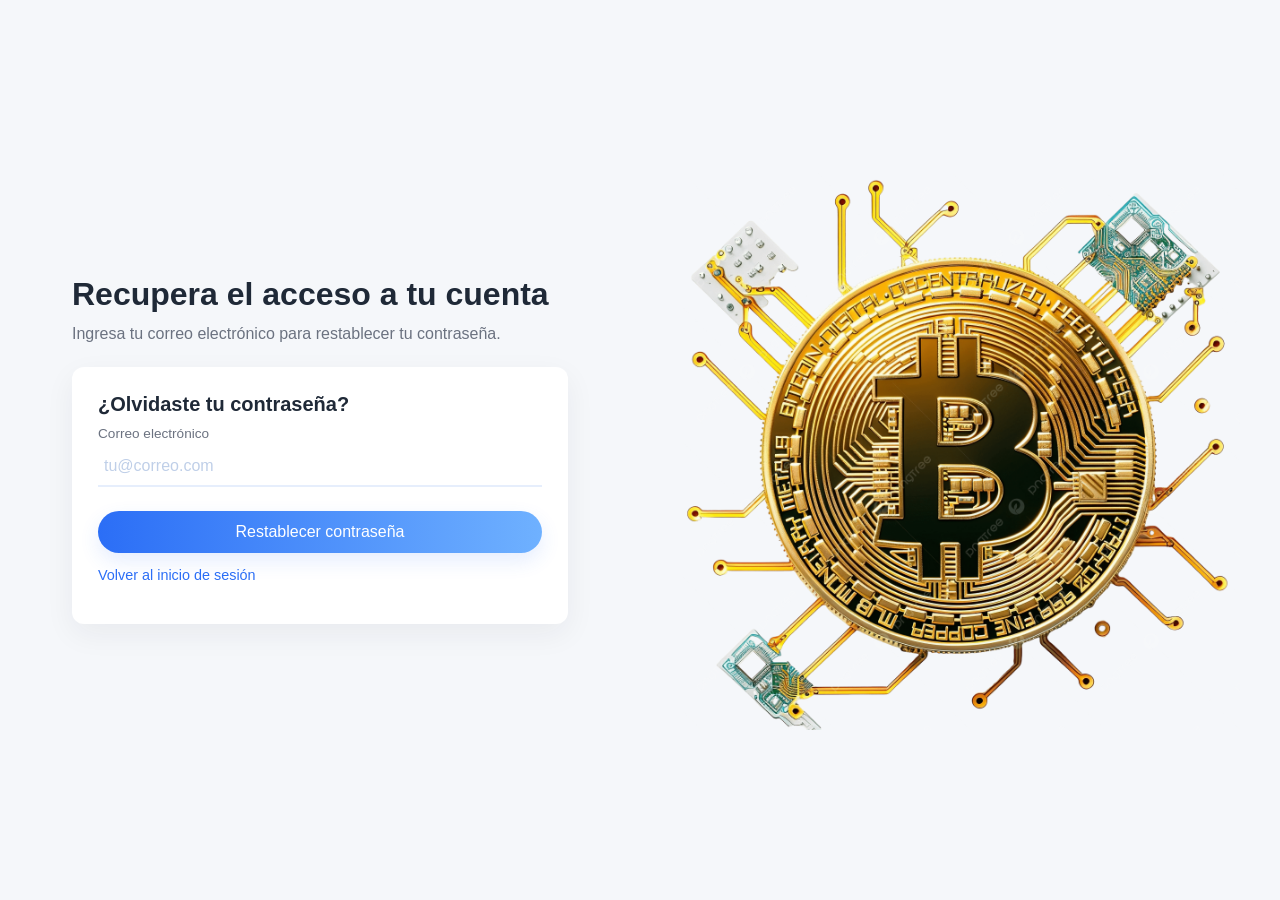
<file: views/forgot-password.html>
<!doctype html>
<html lang="es">
<head>
	<meta charset="utf-8" />
	<meta name="viewport" content="width=device-width,initial-scale=1" />
	<title>EmetianMetrics - Recuperar contraseña</title>
	<link rel="stylesheet" href="../styles/login.css" />
    <link rel="icon" href="assets/public/icono_pg.png" />
</head>
<body>
	<main class="split">
		<div class="left">
			<div class="hero-text">
				<h1>Recupera el acceso a tu cuenta</h1>
				<p class="lead">Ingresa tu correo electrónico para restablecer tu contraseña.</p>
			</div>
			<section class="card" aria-labelledby="forgot-title">
				<h2 id="forgot-title">¿Olvidaste tu contraseña?</h2>
				<form class="login-form" action="../backend/auth/forgot_request.php" method="post" novalidate>
					<div class="field">
						<label for="email">Correo electrónico</label>
						<input id="email" name="email" type="email" required placeholder="tu@correo.com" />
					</div>
					
					<button type="submit" class="btn-primary">Restablecer contraseña</button>
				</form>
				<p class="signup"><a href="login.html">Volver al inicio de sesión</a></p>
			</section>
		</div>
		<div class="right">
			<img class="hero-img" src="../assets/public/hero.png" alt="Ilustración" />
		</div>
	</main>
</body>
</html>
</file>
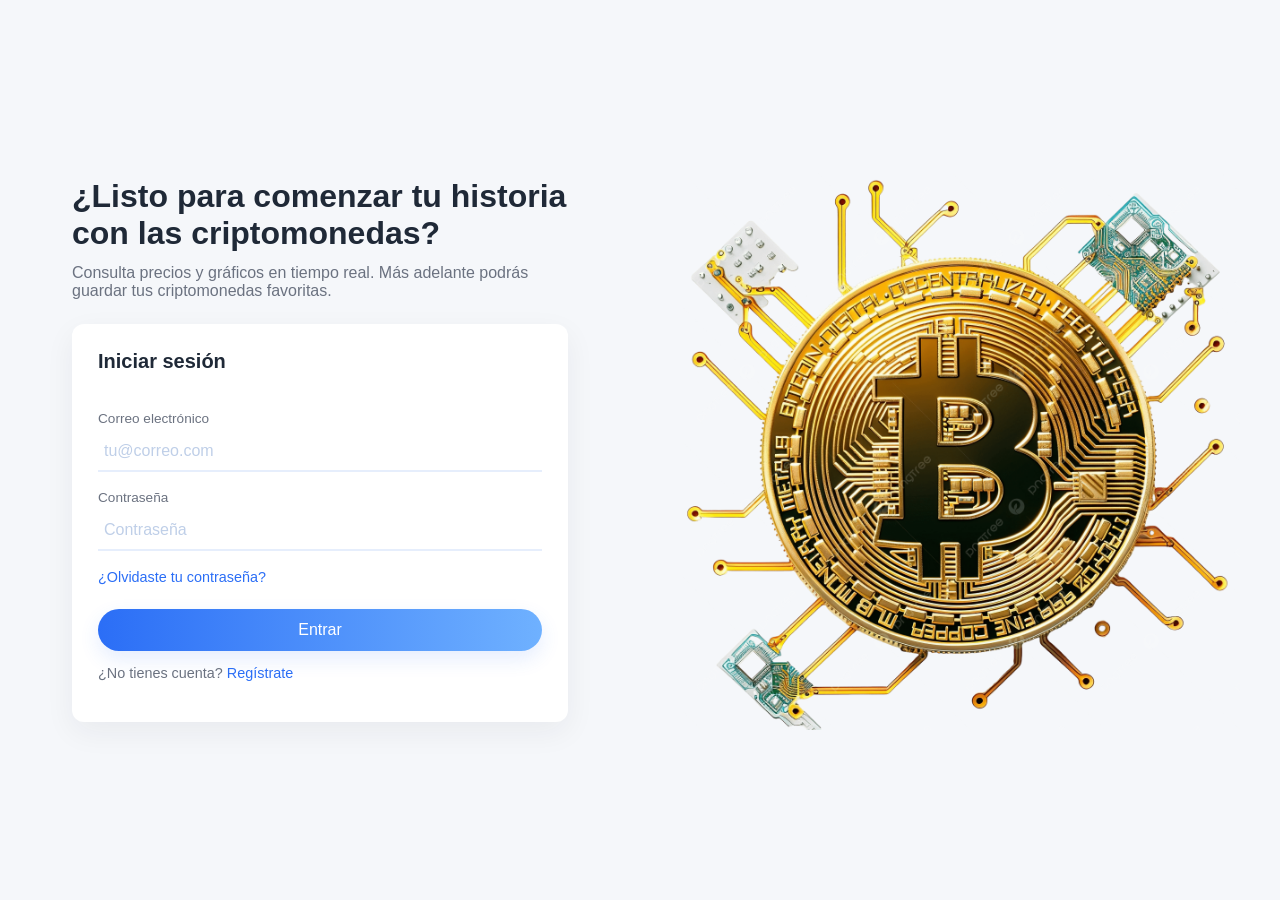
<file: views/login.html>
<!doctype html>
<html lang="es">
<head>
	<meta charset="utf-8" />
	<meta name="viewport" content="width=device-width,initial-scale=1" />
	<title>EmetianMetrics - Inicio de sesión</title>
	<link rel="stylesheet" href="../styles/login.css" />
	<link rel="icon" href="../assets/public/icono_pg.png" />
</head>
<body>
	<main class="split">
		<div class="left">
			<div class="hero-text">
				<h1>¿Listo para comenzar tu historia con las criptomonedas?</h1>
				<p class="lead">Consulta precios y gráficos en tiempo real. Más adelante podrás guardar tus criptomonedas favoritas.</p>
			</div>
			<section class="card" aria-labelledby="login-title">
				<h2 id="login-title">Iniciar sesión</h2>
				<p id="statusMessage" class="status-message"></p>
				<form class="login-form" action="../backend/auth/login.php" method="post" novalidate>
					<div class="field">
						<label for="email">Correo electrónico</label>
						<input id="email" name="email" type="email" required placeholder="tu@correo.com" />
					</div>
					<div class="field">
						<label for="password">Contraseña</label>
						<input id="password" name="password" type="password" required placeholder="Contraseña" />
					</div>
					<p class="helper-text"><a href="forgot-password.html">¿Olvidaste tu contraseña?</a></p>
					<button type="submit" class="btn-primary">Entrar</button>
				</form>
				<p class="signup">¿No tienes cuenta? <a href="register.html">Regístrate</a></p>
			</section>
		</div>
		<div class="right">
			<img class="hero-img" src="../assets/public/hero.png" alt="Ilustración" />
		</div>
	</main>
	<script>
		const params = new URLSearchParams(window.location.search);
		const statusMessage = document.getElementById('statusMessage');
		const reset = params.get('reset');
		const error = params.get('error');

		if (reset === 'success') {
			statusMessage.textContent = 'Tu contraseña se actualizó correctamente. Ya puedes iniciar sesión.';
			statusMessage.className = 'status-message success';
		} else if (error === 'invalid_credentials') {
			statusMessage.textContent = 'Correo o contraseña incorrectos.';
			statusMessage.className = 'status-message error';
		} else if (error === 'missing_fields') {
			statusMessage.textContent = 'Completa correo y contraseña.';
			statusMessage.className = 'status-message error';
		}
	</script>
</body>
</html>
</file>
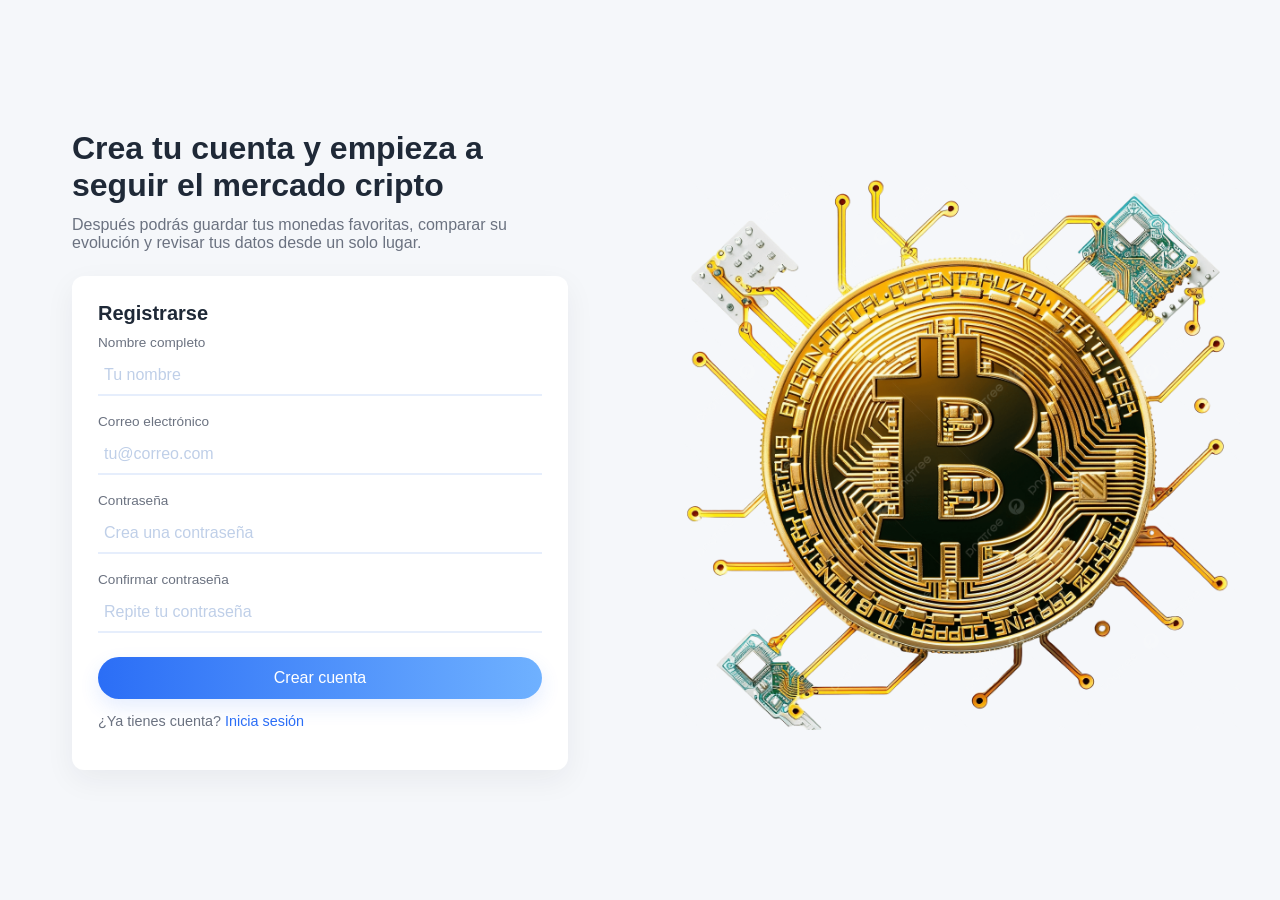
<file: views/register.html>
<!doctype html>
<html lang="es">
<head>
	<meta charset="utf-8" />
	<meta name="viewport" content="width=device-width,initial-scale=1" />
	<title>EmetianMetrics - Registro</title>
	<link rel="stylesheet" href="../styles/login.css" />
	<link rel="icon" href="assets/public/icono_pg.png" />
</head>
<body>
	<main class="split">
		<div class="left">
			<div class="hero-text">
				<h1>Crea tu cuenta y empieza a seguir el mercado cripto</h1>
				<p class="lead">Después podrás guardar tus monedas favoritas, comparar su evolución y revisar tus datos desde un solo lugar.</p>
			</div>
			<section class="card" aria-labelledby="register-title">
				<h2 id="register-title">Registrarse</h2>
				<form class="login-form" action="../backend/auth/register.php" method="post" novalidate>
					<div class="field">
						<label for="name">Nombre completo</label>
						<input id="name" name="name" type="text" required placeholder="Tu nombre" />
					</div>
					<div class="field">
						<label for="email">Correo electrónico</label>
						<input id="email" name="email" type="email" required placeholder="tu@correo.com" />
					</div>
					<div class="field">
						<label for="password">Contraseña</label>
						<input id="password" name="password" type="password" required placeholder="Crea una contraseña" />
					</div>
					<div class="field">
						<label for="confirm_password">Confirmar contraseña</label>
						<input id="confirm_password" name="confirm_password" type="password" required placeholder="Repite tu contraseña" />
					</div>
					<button type="submit" class="btn-primary">Crear cuenta</button>
				</form>
				<p class="signup">¿Ya tienes cuenta? <a href="login.html">Inicia sesión</a></p>
			</section>
		</div>
		<div class="right">
			<img class="hero-img" src="../assets/public/hero.png" alt="Ilustración" />
		</div>
	</main>
</body>
</html>
</file>
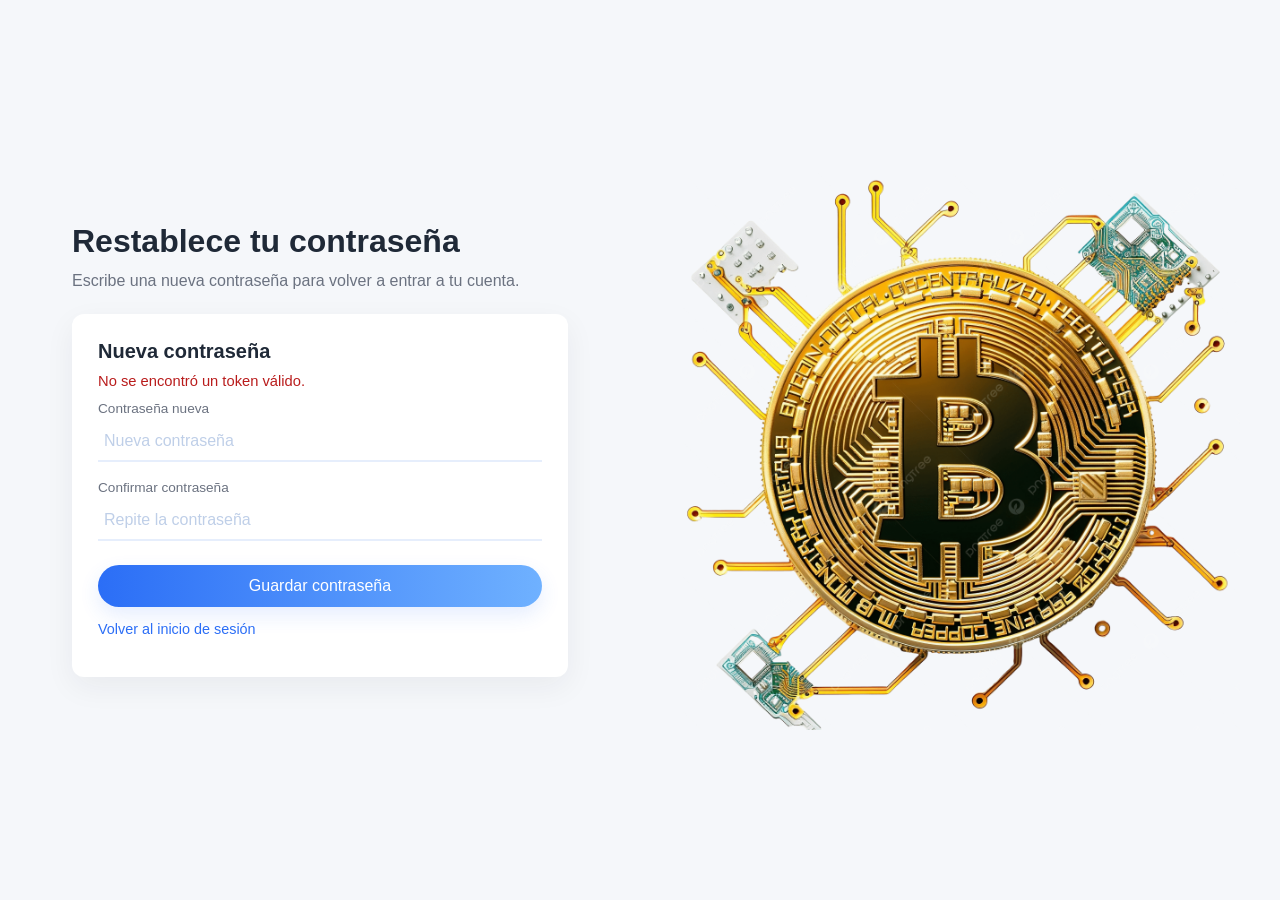
<file: views/reset-password.html>
<!doctype html>
<html lang="es">
<head>
	<meta charset="utf-8" />
	<meta name="viewport" content="width=device-width,initial-scale=1" />
	<title>EmetianMetrics - Restablecer contraseña</title>
	<link rel="stylesheet" href="../styles/login.css" />
	<link rel="icon" href="../assets/public/icono_pg.png" />
</head>
<body>
	<main class="split">
		<div class="left">
			<div class="hero-text">
				<h1>Restablece tu contraseña</h1>
				<p class="lead">Escribe una nueva contraseña para volver a entrar a tu cuenta.</p>
			</div>
			<section class="card" aria-labelledby="reset-title">
				<h2 id="reset-title">Nueva contraseña</h2>
				<p id="statusMessage" class="status-message"></p>
				<form class="login-form" action="../backend/auth/reset_password.php" method="post" novalidate>
					<input id="token" name="token" type="hidden" />
					<div class="field">
						<label for="password">Contraseña nueva</label>
						<input id="password" name="password" type="password" required placeholder="Nueva contraseña" />
					</div>
					<div class="field">
						<label for="confirm_password">Confirmar contraseña</label>
						<input id="confirm_password" name="confirm_password" type="password" required placeholder="Repite la contraseña" />
					</div>
					<button type="submit" class="btn-primary">Guardar contraseña</button>
				</form>
				<p class="signup"><a href="../index.html">Volver al inicio de sesión</a></p>
			</section>
		</div>
		<div class="right">
			<img class="hero-img" src="../assets/public/hero.png" alt="Ilustración" />
		</div>
	</main>
	<script>
		const params = new URLSearchParams(window.location.search);
		const token = params.get('token');
		const error = params.get('error');
		const tokenInput = document.getElementById('token');
		const statusMessage = document.getElementById('statusMessage');

		if (tokenInput) {
			tokenInput.value = token || '';
		}

		if (!token) {
			statusMessage.textContent = 'No se encontró un token válido.';
			statusMessage.className = 'status-message error';
		} else if (error === 'missing_fields') {
			statusMessage.textContent = 'Completa todos los campos.';
			statusMessage.className = 'status-message error';
		} else if (error === 'password_mismatch') {
			statusMessage.textContent = 'Las contraseñas no coinciden.';
			statusMessage.className = 'status-message error';
		} else if (error === 'invalid_token') {
			statusMessage.textContent = 'El enlace expiró o no es válido.';
			statusMessage.className = 'status-message error';
		} else {
			statusMessage.textContent = 'Escribe tu nueva contraseña.';
			statusMessage.className = 'status-message';
		}
	</script>
</body>
</html>
</file>
<file: styles/login.css>
:root{
  --bg:#f5f7fa;
  --card:#ffffff;
  --accent:#2b6ef6;
  --text:#1f2937;
  --muted:#6b7280;
}
*{box-sizing:border-box}
html,body{height:100%;margin:0;font-family:Inter,Segoe UI,Helvetica,Arial,sans-serif;background:var(--bg);color:var(--text)}

/* Layout dividido */
.split{display:grid;grid-template-columns:1fr 1fr;min-height:100vh}
.left{display:flex;flex-direction:column;justify-content:center;padding:56px 72px}
.right{display:flex;align-items:center;justify-content:center;background:linear-gradient(180deg,#ffffff00,#ffffff00)}
.hero-img{width:90%;max-width:560px;height:auto;object-fit:contain}

.hero-text h1{font-size:2rem;margin:0 0 12px;color:var(--text)}
.lead{margin:0 0 24px;color:var(--muted);font-size:1rem}

.card{background:var(--card);padding:26px;border-radius:12px;max-width:520px;box-shadow:0 10px 30px rgba(31,41,55,0.06)}
.card h2{margin:0 0 10px;font-size:1.25rem}

.login-form{display:flex;flex-direction:column;gap:18px}
.field{display:flex;flex-direction:column}
.field label{font-size:.85rem;color:var(--muted);margin-bottom:6px}
.field input{border:0;border-bottom:2px solid #e6eefc;padding:10px 6px;font-size:1rem;outline:none;background:transparent;color:var(--text)}
.field input::placeholder{color:#bfcfe8}
.field input:focus{border-bottom-color:var(--accent);box-shadow:0 4px 18px rgba(43,110,246,0.08)}

.row{display:flex;gap:12px;align-items:center;flex-wrap:wrap}
.checkbox{display:flex;align-items:center;gap:8px;font-size:.9rem;color:var(--muted)}
.checkbox input{width:16px;height:16px}

.btn-primary{margin-top:6px;background:linear-gradient(90deg,var(--accent),#6fb1ff);color:#fff;border:none;padding:12px 20px;border-radius:24px;font-size:1rem;cursor:pointer;box-shadow:0 8px 20px rgba(43,110,246,0.12)}
.btn-primary:hover{transform:translateY(-1px)}

.signup{margin-top:14px;text-align:left;color:var(--muted);font-size:.9rem}
.signup a{color:var(--accent);text-decoration:none}

.status-message{min-height:1.1em;margin:0 0 12px;color:var(--muted);font-size:.92rem}
.status-message.success{color:#15803d}
.status-message.error{color:#b91c1c}

.terms{font-size:.85rem;color:var(--muted);line-height:1.4}
.terms a{color:var(--accent);text-decoration:none}

.helper-text{margin:0;color:var(--muted);font-size:.9rem}
.helper-text a{color:var(--accent);text-decoration:none}

@media (max-width:900px){
  .split{grid-template-columns:1fr;}
  .right{display:none}
  .left{padding:28px}
  .hero-text h1{font-size:1.5rem}
}
</file>
